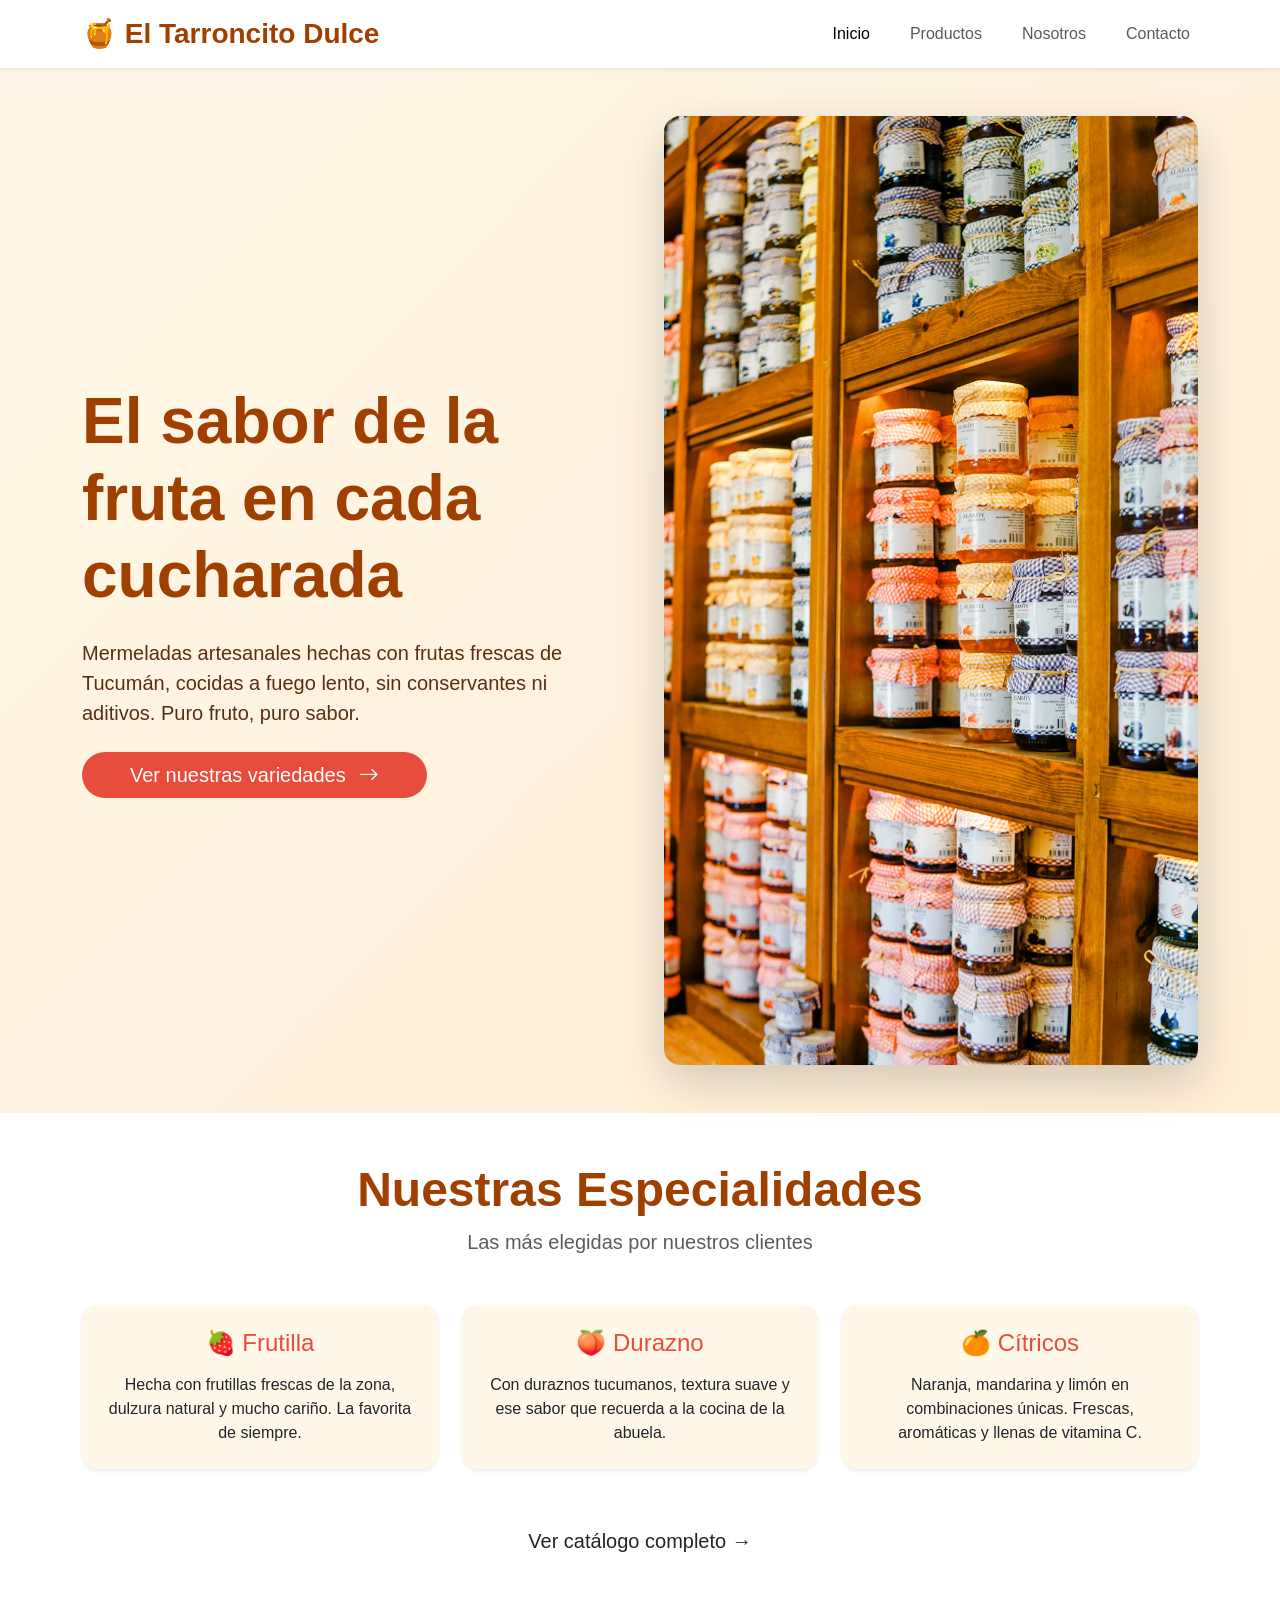
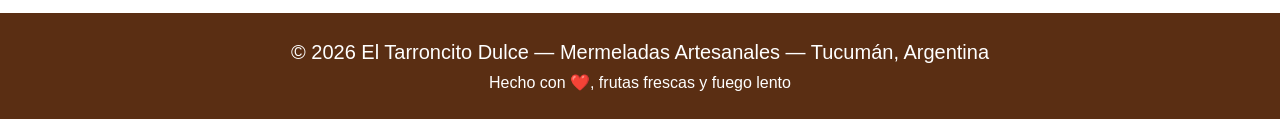
<file: index.html>
<!DOCTYPE html>
<html lang="es">
<head>
    <meta charset="UTF-8">
    <meta name="viewport" content="width=device-width, initial-scale=1.0">
    <title>Inicio | El Tarroncito Dulce — Mermeladas Artesanales</title>
    
    <!-- Bootstrap 5 -->
    <link href="https://cdn.jsdelivr.net/npm/bootstrap@5.3.2/dist/css/bootstrap.min.css" rel="stylesheet">
    <link rel="stylesheet" href="https://cdn.jsdelivr.net/npm/bootstrap-icons@1.11.1/font/bootstrap-icons.css">
    
    <!-- NUESTRO CSS propio -->
    <link rel="stylesheet" href="./css/style.css">
</head>
<body>

    <nav class="navbar navbar-expand-lg bg-white shadow-sm sticky-top">
        <div class="container">
            <a class="navbar-brand fw-bold fs-3 text-primario" href="./index.html">
                🍯 El Tarroncito Dulce
            </a>
            
            <button class="navbar-toggler" type="button" data-bs-toggle="collapse" data-bs-target="#menuNavegacion">
                <span class="navbar-toggler-icon"></span>
            </button>
            
            <div class="collapse navbar-collapse" id="menuNavegacion">
                <ul class="navbar-nav ms-auto mb-2 mb-lg-0 gap-lg-4">
                    <li class="nav-item">
                        <a class="nav-link active fw-medium" href="./index.html">Inicio</a>
                    </li>
                    <li class="nav-item">
                        <a class="nav-link fw-medium" href="./pages/productos.html">Productos</a>
                    </li>
                    <li class="nav-item">
                        <a class="nav-link fw-medium" href="./pages/nosotros.html">Nosotros</a>
                    </li>
                    <li class="nav-item">
                        <a class="nav-link fw-medium" href="./pages/contacto.html">Contacto</a>
                    </li>
                </ul>
            </div>
        </div>
    </nav>


    <section class="hero py-5">
        <div class="container">
            <div class="row align-items-center g-5">
                <div class="col-md-6">
                    <h1 class="display-3 fw-bold text-primario mb-4">
                        El sabor de la fruta en cada cucharada
                    </h1>
                    <p class="lead mb-4 fs-5">
                        Mermeladas artesanales hechas con frutas frescas de Tucumán, cocidas a fuego lento, sin conservantes ni aditivos. Puro fruto, puro sabor.
                    </p>
                    <a href="./pages/productos.html" class="btn btn-acento btn-lg text-white rounded-pill px-5">
                        Ver nuestras variedades <i class="bi bi-arrow-right ms-2"></i>
                    </a>
                </div>
                <div class="col-md-6 text-center">
                    <img src="./assets/pexels-mlkbnl-8441091.jpg" alt="Mermeladas artesanales en frascos de vidrio" 
                         class="img-fluid rounded-4 shadow-lg">
                </div>
            </div>
        </div>
    </section>

    <!-- Productos Destacados -->
    <section class="py-5 bg-white">
        <div class="container">
            <div class="text-center mb-5">
                <h2 class="fw-bold text-primario display-5">Nuestras Especialidades</h2>
                <p class="text-muted fs-5">Las más elegidas por nuestros clientes</p>
            </div>
            
            <div class="row g-4">
                <div class="col-md-4 col-sm-6">
                    <div class="card h-100 tarjeta-producto border-0 rounded-4 shadow-sm bg-fondo">
                        <div class="card-body text-center p-4">
                            <h3 class="card-title text-acento fs-4 mb-3">🍓 Frutilla</h3>
                            <p class="card-text">Hecha con frutillas frescas de la zona, dulzura natural y mucho cariño. La favorita de siempre.</p>
                        </div>
                    </div>
                </div>
                <div class="col-md-4 col-sm-6">
                    <div class="card h-100 tarjeta-producto border-0 rounded-4 shadow-sm bg-fondo">
                        <div class="card-body text-center p-4">
                            <h3 class="card-title text-acento fs-4 mb-3">🍑 Durazno</h3>
                            <p class="card-text">Con duraznos tucumanos, textura suave y ese sabor que recuerda a la cocina de la abuela.</p>
                        </div>
                    </div>
                </div>
                <div class="col-md-4 col-sm-6 offset-md-0 offset-sm-3">
                    <div class="card h-100 tarjeta-producto border-0 rounded-4 shadow-sm bg-fondo">
                        <div class="card-body text-center p-4">
                            <h3 class="card-title text-acento fs-4 mb-3">🍊 Cítricos</h3>
                            <p class="card-text">Naranja, mandarina y limón en combinaciones únicas. Frescas, aromáticas y llenas de vitamina C.</p>
                        </div>
                    </div>
                </div>
            </div>
            
            <div class="text-center mt-5">
                <a href="./pages/productos.html" class="btn btn-outline-acento btn-lg">
                    Ver catálogo completo →
                </a>
            </div>
        </div>
    </section>

    <!-- Pie de página -->
    <footer class="py-4 text-white">
        <div class="container text-center">
            <p class="mb-1 fs-5">&copy; 2026 El Tarroncito Dulce — Mermeladas Artesanales — Tucumán, Argentina</p>
            <p class="mb-0">Hecho con <span class="text-acento">❤️</span>, frutas frescas y fuego lento</p>
        </div>
    </footer>

    <!-- Bootstrap JS -->
    <script src="https://cdn.jsdelivr.net/npm/bootstrap@5.3.2/dist/js/bootstrap.bundle.min.js"></script>
</body>
</html>
</file>
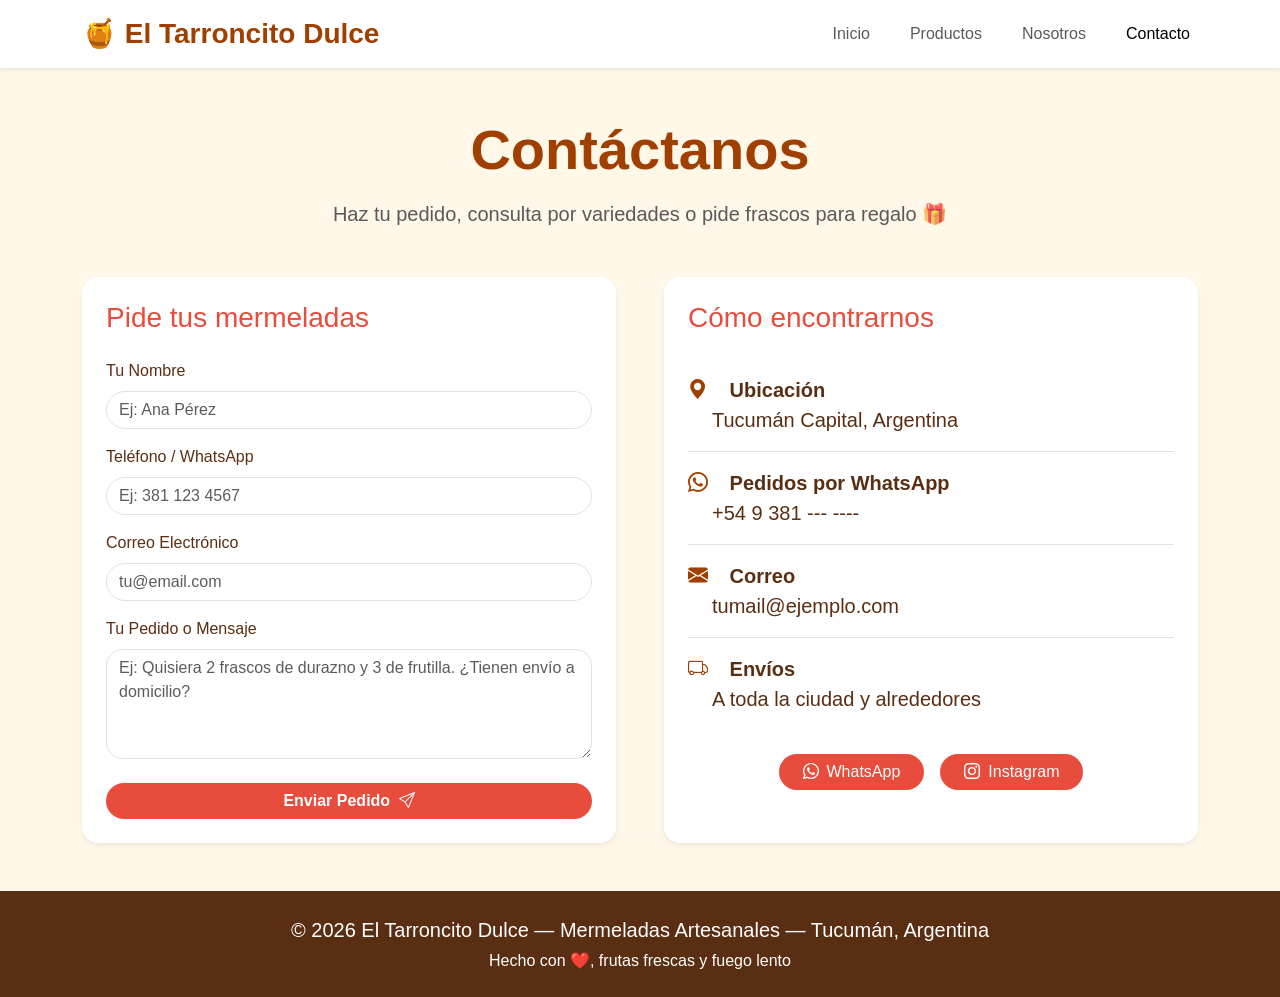
<file: pages/contacto.html>
<!DOCTYPE html>
<html lang="es">
<head>
    <meta charset="UTF-8">
    <meta name="viewport" content="width=device-width, initial-scale=1.0">
    <title>Contacto | El Tarroncito Dulce</title>
    
    <link href="https://cdn.jsdelivr.net/npm/bootstrap@5.3.2/dist/css/bootstrap.min.css" rel="stylesheet">
    <link rel="stylesheet" href="https://cdn.jsdelivr.net/npm/bootstrap-icons@1.11.1/font/bootstrap-icons.css">
    <link rel="stylesheet" href="../css/style.css">
</head>
<body>

    <nav class="navbar navbar-expand-lg bg-white shadow-sm sticky-top">
        <div class="container">
            <a class="navbar-brand fw-bold fs-3 text-primario" href="../index.html">
                🍯 El Tarroncito Dulce
            </a>
            <button class="navbar-toggler" type="button" data-bs-toggle="collapse" data-bs-target="#menuNavegacion">
                <span class="navbar-toggler-icon"></span>
            </button>
            <div class="collapse navbar-collapse" id="menuNavegacion">
                <ul class="navbar-nav ms-auto mb-2 mb-lg-0 gap-lg-4">
                    <li class="nav-item"><a class="nav-link fw-medium" href="../index.html">Inicio</a></li>
                    <li class="nav-item"><a class="nav-link fw-medium" href="../pages/productos.html">Productos</a></li>
                    <li class="nav-item"><a class="nav-link fw-medium" href="../pages/nosotros.html">Nosotros</a></li>
                    <li class="nav-item"><a class="nav-link active fw-medium" href="../pages/contacto.html">Contacto</a></li>
                </ul>
            </div>
        </div>
    </nav>

    <section class="py-5">
        <div class="container">
            <div class="text-center mb-5">
                <h1 class="fw-bold text-primario display-4 mb-3">Contáctanos</h1>
                <p class="lead text-muted">Haz tu pedido, consulta por variedades o pide frascos para regalo 🎁</p>
            </div>

            <div class="row g-5">
                <!-- Formulario -->
                <div class="col-md-6">
                    <div class="bg-white p-4 rounded-4 shadow-sm">
                        <h3 class="text-acento mb-4">Pide tus mermeladas</h3>
                        <form>
                            <div class="mb-3">
                                <label for="nombre" class="form-label fw-medium">Tu Nombre</label>
                                <input type="text" class="form-control rounded-pill" id="nombre" placeholder="Ej: Ana Pérez" required>
                            </div>
                            <div class="mb-3">
                                <label for="telefono" class="form-label fw-medium">Teléfono / WhatsApp</label>
                                <input type="tel" class="form-control rounded-pill" id="telefono" placeholder="Ej: 381 123 4567">
                            </div>
                            <div class="mb-3">
                                <label for="correo" class="form-label fw-medium">Correo Electrónico</label>
                                <input type="email" class="form-control rounded-pill" id="correo" placeholder="tu@email.com">
                            </div>
                            <div class="mb-4">
                                <label for="mensaje" class="form-label fw-medium">Tu Pedido o Mensaje</label>
                                <textarea class="form-control rounded-4" id="mensaje" rows="4" placeholder="Ej: Quisiera 2 frascos de durazno y 3 de frutilla. ¿Tienen envío a domicilio?"></textarea>
                            </div>
                            <button type="submit" class="btn btn-acento text-white rounded-pill w-100 fw-bold">
                                Enviar Pedido <i class="bi bi-send ms-1"></i>
                            </button>
                        </form>
                    </div>
                </div>

                <!-- Datos de contacto -->
                <div class="col-md-6">
                    <div class="bg-white p-4 rounded-4 shadow-sm h-100">
                        <h3 class="text-acento mb-4">Cómo encontrarnos</h3>
                        
                        <ul class="list-unstyled fs-5">
                            <li class="py-3 border-bottom">
                                <i class="bi bi-geo-alt-fill text-primario me-3"></i>
                                <strong>Ubicación</strong><br>
                                <span class="ms-4">Tucumán Capital, Argentina</span>
                            </li>
                            <li class="py-3 border-bottom">
                                <i class="bi bi-whatsapp text-primario me-3"></i>
                                <strong>Pedidos por WhatsApp</strong><br>
                                <span class="ms-4">+54 9 381 --- ----</span>
                            </li>
                            <li class="py-3 border-bottom">
                                <i class="bi bi-envelope-fill text-primario me-3"></i>
                                <strong>Correo</strong><br>
                                <span class="ms-4">tumail@ejemplo.com</span>
                            </li>
                            <li class="py-3">
                                <i class="bi bi-truck text-primario me-3"></i>
                                <strong>Envíos</strong><br>
                                <span class="ms-4">A toda la ciudad y alrededores</span>
                            </li>
                        </ul>

                        <div class="mt-4 d-flex gap-3 justify-content-center">
                            <a href="#" class="btn btn-acento text-white rounded-pill px-4">
                                <i class="bi bi-whatsapp me-2"></i>WhatsApp
                            </a>
                            <a href="#" class="btn btn-acento text-white rounded-pill px-4">
                                <i class="bi bi-instagram me-2"></i>Instagram
                            </a>
                        </div>
                    </div>
                </div>
            </div>
        </div>
    </section>

    <footer class="py-4 text-white">
        <div class="container text-center">
            <p class="mb-1 fs-5">&copy; 2026 El Tarroncito Dulce — Mermeladas Artesanales — Tucumán, Argentina</p>
            <p class="mb-0">Hecho con <span class="text-acento">❤️</span>, frutas frescas y fuego lento</p>
        </div>
    </footer>

    <script src="https://cdn.jsdelivr.net/npm/bootstrap@5.3.2/dist/js/bootstrap.bundle.min.js"></script>
</body>
</html>
</file>
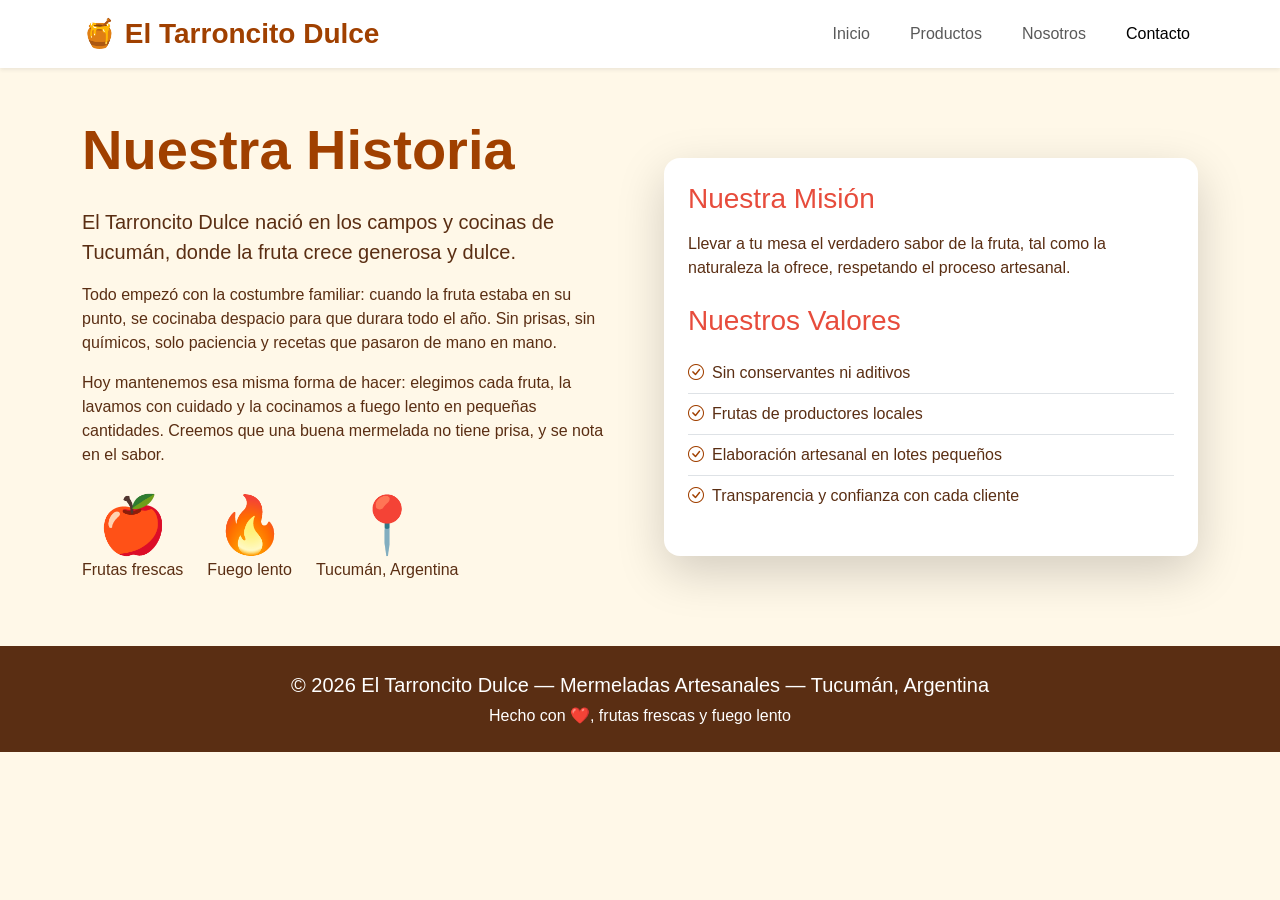
<file: pages/nosotros.html>
<!DOCTYPE html>
<html lang="es">
<head>
    <meta charset="UTF-8">
    <meta name="viewport" content="width=device-width, initial-scale=1.0">
    <title>Nosotros | El Tarroncito Dulce</title>
    
    <link href="https://cdn.jsdelivr.net/npm/bootstrap@5.3.2/dist/css/bootstrap.min.css" rel="stylesheet">
    <link rel="stylesheet" href="https://cdn.jsdelivr.net/npm/bootstrap-icons@1.11.1/font/bootstrap-icons.css">
      <link rel="stylesheet" href="../css/style.css">
</head>
<body>
<header>
    <nav class="navbar navbar-expand-lg bg-white shadow-sm sticky-top">
        <div class="container">
            <a class="navbar-brand fw-bold fs-3 text-primario" href="../index.html">
                🍯 El Tarroncito Dulce
            </a>
            <button class="navbar-toggler" type="button" data-bs-toggle="collapse" data-bs-target="#menuNavegacion">
                <span class="navbar-toggler-icon"></span>
            </button>
            <div class="collapse navbar-collapse" id="menuNavegacion">
                <ul class="navbar-nav ms-auto mb-2 mb-lg-0 gap-lg-4">
                    <li class="nav-item"><a class="nav-link fw-medium" href="../index.html">Inicio</a></li>
                    <li class="nav-item"><a class="nav-link fw-medium" href="../pages/productos.html">Productos</a></li>
                    <li class="nav-item"><a class="nav-link fw-medium" href="../pages/nosotros.html">Nosotros</a></li>
                    <li class="nav-item"><a class="nav-link active fw-medium" href="../pages/contacto.html">Contacto</a></li>
                </ul>
            </div>
        </div>
    </nav>
</header>
<main>
    <section class="py-5">
        <div class="container">
            <div class="row align-items-center g-5">
                <div class="col-md-6">
                    <h1 class="fw-bold text-primario display-4 mb-4">Nuestra Historia</h1>
                    <p class="lead mb-3">
                        <strong>El Tarroncito Dulce</strong> nació en los campos y cocinas de Tucumán, donde la fruta crece generosa y dulce.
                    </p>
                    <p class="mb-3">
                        Todo empezó con la costumbre familiar: cuando la fruta estaba en su punto, se cocinaba despacio para que durara todo el año. Sin prisas, sin químicos, solo paciencia y recetas que pasaron de mano en mano.
                    </p>
                    <p class="mb-4">
                        Hoy mantenemos esa misma forma de hacer: elegimos cada fruta, la lavamos con cuidado y la cocinamos a fuego lento en pequeñas cantidades. Creemos que una buena mermelada no tiene prisa, y se nota en el sabor.
                    </p>
                    <div class="d-flex gap-4 flex-wrap">
                        <div class="text-center">
                            <div class="display-4 text-acento">🍎</div>
                            <p class="fw-medium">Frutas frescas</p>
                        </div>
                        <div class="text-center">
                            <div class="display-4 text-acento">🔥</div>
                            <p class="fw-medium">Fuego lento</p>
                        </div>
                        <div class="text-center">
                            <div class="display-4 text-acento">📍</div>
                            <p class="fw-medium">Tucumán, Argentina</p>
                        </div>
                    </div>
                </div>
                <div class="col-md-6">
                    <div class="bg-white p-4 rounded-4 shadow-lg">
                        <h3 class="text-acento mb-3">Nuestra Misión</h3>
                        <p class="mb-4">Llevar a tu mesa el verdadero sabor de la fruta, tal como la naturaleza la ofrece, respetando el proceso artesanal.</p>
                        <h3 class="text-acento mb-3">Nuestros Valores</h3>
                        <ul class="list-unstyled">
                            <li class="py-2 border-bottom"><i class="bi bi-check-circle text-primario me-2"></i>Sin conservantes ni aditivos</li>
                            <li class="py-2 border-bottom"><i class="bi bi-check-circle text-primario me-2"></i>Frutas de productores locales</li>
                            <li class="py-2 border-bottom"><i class="bi bi-check-circle text-primario me-2"></i>Elaboración artesanal en lotes pequeños</li>
                            <li class="py-2"><i class="bi bi-check-circle text-primario me-2"></i>Transparencia y confianza con cada cliente</li>
                        </ul>
                    </div>
                </div>
            </div>
        </div>
    </section>
</main>
    <footer class="py-4 text-white">
        <div class="container text-center">
            <p class="mb-1 fs-5">&copy; 2026 El Tarroncito Dulce — Mermeladas Artesanales — Tucumán, Argentina</p>
            <p class="mb-0">Hecho con <span class="text-acento">❤️</span>, frutas frescas y fuego lento</p>
        </div>
    </footer>

    <script src="https://cdn.jsdelivr.net/npm/bootstrap@5.3.2/dist/js/bootstrap.bundle.min.js"></script>
</body>
</html>
</file>
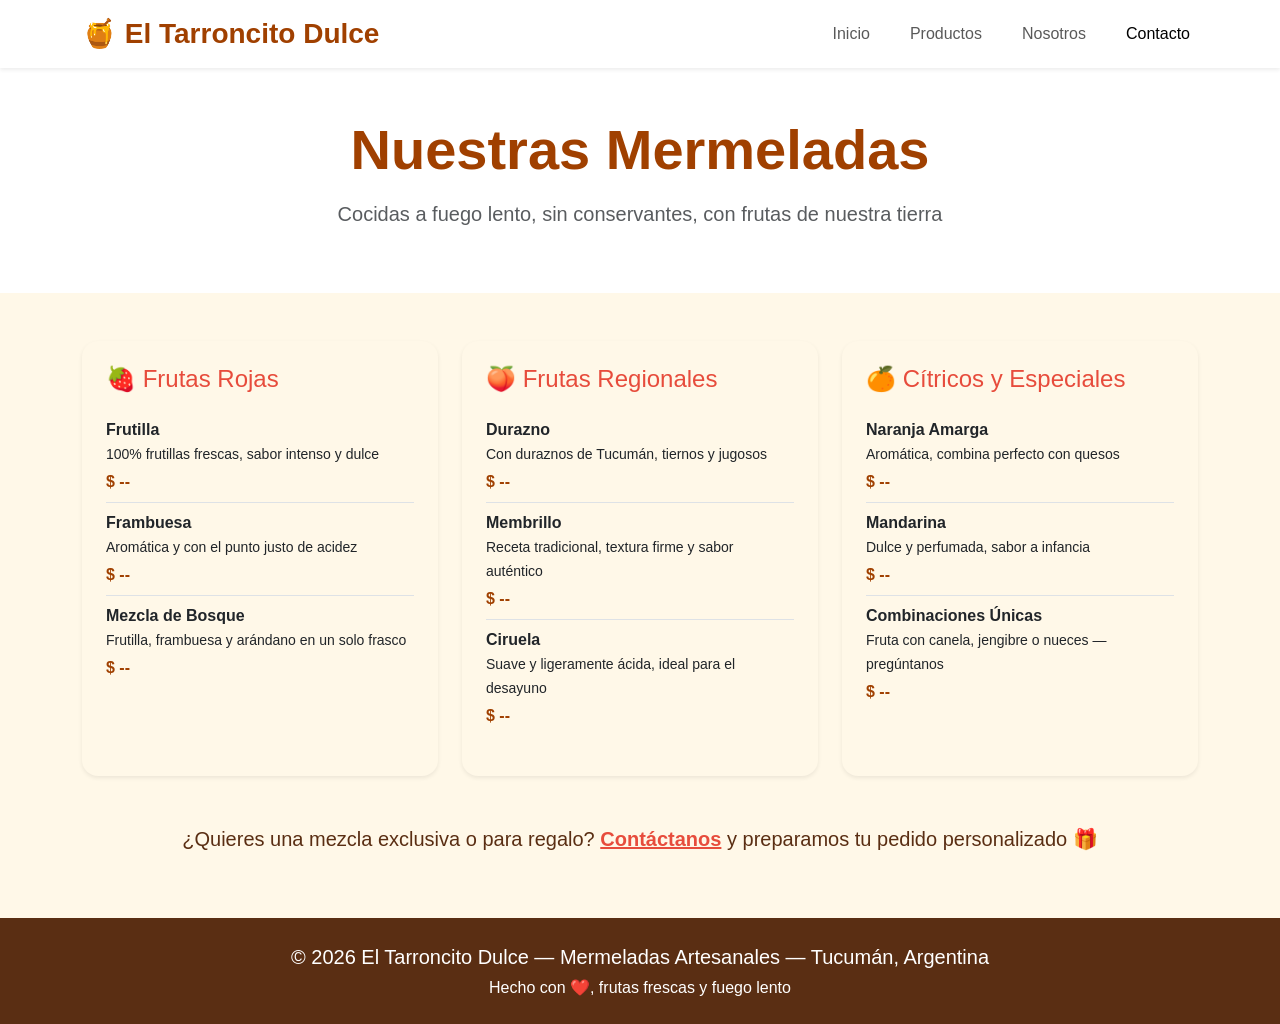
<file: pages/productos.html>
<!DOCTYPE html>
<html lang="es">
<head>
    <meta charset="UTF-8">
    <meta name="viewport" content="width=device-width, initial-scale=1.0">
    <title>Productos | El Tarroncito Dulce</title>
    
    <link href="https://cdn.jsdelivr.net/npm/bootstrap@5.3.2/dist/css/bootstrap.min.css" rel="stylesheet">
    <link rel="stylesheet" href="https://cdn.jsdelivr.net/npm/bootstrap-icons@1.11.1/font/bootstrap-icons.css">
     <link rel="stylesheet" href="../css/style.css">
</head>
<body>

    <nav class="navbar navbar-expand-lg bg-white shadow-sm sticky-top">
        <div class="container">
            <a class="navbar-brand fw-bold fs-3 text-primario" href="../index.html">
                🍯 El Tarroncito Dulce
            </a>
            <button class="navbar-toggler" type="button" data-bs-toggle="collapse" data-bs-target="#menuNavegacion">
                <span class="navbar-toggler-icon"></span>
            </button>
            <div class="collapse navbar-collapse" id="menuNavegacion">
                <ul class="navbar-nav ms-auto mb-2 mb-lg-0 gap-lg-4">
                    <li class="nav-item"><a class="nav-link fw-medium" href="../index.html">Inicio</a></li>
                    <li class="nav-item"><a class="nav-link fw-medium" href="../pages/productos.html">Productos</a></li>
                    <li class="nav-item"><a class="nav-link fw-medium" href="../pages/nosotros.html">Nosotros</a></li>
                    <li class="nav-item"><a class="nav-link active fw-medium" href="../pages/contacto.html">Contacto</a></li>
                </ul>
            </div>
        </div>
    </nav>

    <!-- Encabezado de página -->
    <section class="py-5 bg-white">
        <div class="container text-center">
            <h1 class="fw-bold text-primario display-4 mb-3">Nuestras Mermeladas</h1>
            <p class="lead text-muted">Cocidas a fuego lento, sin conservantes, con frutas de nuestra tierra</p>
        </div>
    </section>

    <!-- Lista de Productos -->
    <section class="py-5">
        <div class="container">
            <div class="row g-4">
                <!-- Frutas Rojas -->
                <div class="col-md-6 col-lg-4">
                    <div class="card h-100 tarjeta-producto border-0 rounded-4 shadow-sm bg-fondo">
                        <div class="card-body p-4">
                            <h3 class="text-acento fs-4 mb-3">🍓 Frutas Rojas</h3>
                            <ul class="list-unstyled">
                                <li class="py-2 border-bottom">
                                    <strong>Frutilla</strong><br>
                                    <small>100% frutillas frescas, sabor intenso y dulce</small>
                                    <span class="d-block mt-1 fw-bold text-primario">$ --</span>
                                </li>
                                <li class="py-2 border-bottom">
                                    <strong>Frambuesa</strong><br>
                                    <small>Aromática y con el punto justo de acidez</small>
                                    <span class="d-block mt-1 fw-bold text-primario">$ --</span>
                                </li>
                                <li class="py-2">
                                    <strong>Mezcla de Bosque</strong><br>
                                    <small>Frutilla, frambuesa y arándano en un solo frasco</small>
                                    <span class="d-block mt-1 fw-bold text-primario">$ --</span>
                                </li>
                            </ul>
                        </div>
                    </div>
                </div>

                <!-- Frutas de la Zona -->
                <div class="col-md-6 col-lg-4">
                    <div class="card h-100 tarjeta-producto border-0 rounded-4 shadow-sm bg-fondo">
                        <div class="card-body p-4">
                            <h3 class="text-acento fs-4 mb-3">🍑 Frutas Regionales</h3>
                            <ul class="list-unstyled">
                                <li class="py-2 border-bottom">
                                    <strong>Durazno</strong><br>
                                    <small>Con duraznos de Tucumán, tiernos y jugosos</small>
                                    <span class="d-block mt-1 fw-bold text-primario">$ --</span>
                                </li>
                                <li class="py-2 border-bottom">
                                    <strong>Membrillo</strong><br>
                                    <small>Receta tradicional, textura firme y sabor auténtico</small>
                                    <span class="d-block mt-1 fw-bold text-primario">$ --</span>
                                </li>
                                <li class="py-2">
                                    <strong>Ciruela</strong><br>
                                    <small>Suave y ligeramente ácida, ideal para el desayuno</small>
                                    <span class="d-block mt-1 fw-bold text-primario">$ --</span>
                                </li>
                            </ul>
                        </div>
                    </div>
                </div>

                <!-- Especiales -->
                <div class="col-md-6 col-lg-4">
                    <div class="card h-100 tarjeta-producto border-0 rounded-4 shadow-sm bg-fondo">
                        <div class="card-body p-4">
                            <h3 class="text-acento fs-4 mb-3">🍊 Cítricos y Especiales</h3>
                            <ul class="list-unstyled">
                                <li class="py-2 border-bottom">
                                    <strong>Naranja Amarga</strong><br>
                                    <small>Aromática, combina perfecto con quesos</small>
                                    <span class="d-block mt-1 fw-bold text-primario">$ --</span>
                                </li>
                                <li class="py-2 border-bottom">
                                    <strong>Mandarina</strong><br>
                                    <small>Dulce y perfumada, sabor a infancia</small>
                                    <span class="d-block mt-1 fw-bold text-primario">$ --</span>
                                </li>
                                <li class="py-2">
                                    <strong>Combinaciones Únicas</strong><br>
                                    <small>Fruta con canela, jengibre o nueces — pregúntanos</small>
                                    <span class="d-block mt-1 fw-bold text-primario">$ --</span>
                                </li>
                            </ul>
                        </div>
                    </div>
                </div>
            </div>

            <div class="text-center mt-5">
                <p class="fs-5">¿Quieres una mezcla exclusiva o para regalo? <a href="../pages/contacto.html" class="text-acento fw-bold">Contáctanos</a> y preparamos tu pedido personalizado 🎁</p>
            </div>
        </div>
    </section>

    <!-- Pie de página -->
    <footer class="py-4 text-white">
        <div class="container text-center">
            <p class="mb-1 fs-5">&copy; 2026 El Tarroncito Dulce — Mermeladas Artesanales — Tucumán, Argentina</p>
            <p class="mb-0">Hecho con <span class="text-acento">❤️</span>, frutas frescas y fuego lento</p>
        </div>
    </footer>

    <script src="https://cdn.jsdelivr.net/npm/bootstrap@5.3.2/dist/js/bootstrap.bundle.min.js"></script>
</body>
</html>
</file>
<file: css/style.css>
/* ======================================
   EL TARRANCITO DULCE - MERMELADAS ARTESANALES
   ====================================== */

/* Paleta de colores */
:root {
    --color-primario: #a04000;     /* Marrón fruta madura */
    --color-acento: #e74c3c;       /* Rojo frutal */
    --color-fondo: #fff8e8;        /* Amarillo crema */
    --color-texto: #5a2e13;        /* Marrón oscuro */
}

/* Estilos generales */
body {
    background-color: var(--color-fondo);
    color: var(--color-texto);
    font-family: 'Segoe UI', sans-serif;
}

/* Clases de color reutilizables */
.text-primario { color: var(--color-primario) !important; }
.text-acento { color: var(--color-acento) !important; }
.bg-fondo { background-color: var(--color-fondo) !important; }

/* Botón personalizado */
.btn-acento {
    background-color: var(--color-acento);
    border: none;
    transition: all 0.3s ease;
}
.btn-acento:hover {
    background-color: #c0392b;
    transform: scale(1.05);
}

/* Tarjetas con animación */
.tarjeta-producto {
    transition: transform 0.3s ease;
}
.tarjeta-producto:hover {
    transform: translateY(-8px);
}

/* Sección Hero con degradado */
.hero {
    background: linear-gradient(135deg, #fff8e8 0%, #ffedd5 100%);
    min-height: 85vh;
}

/* Pie de página */
footer {
    background-color: var(--color-texto);
}
</file>
